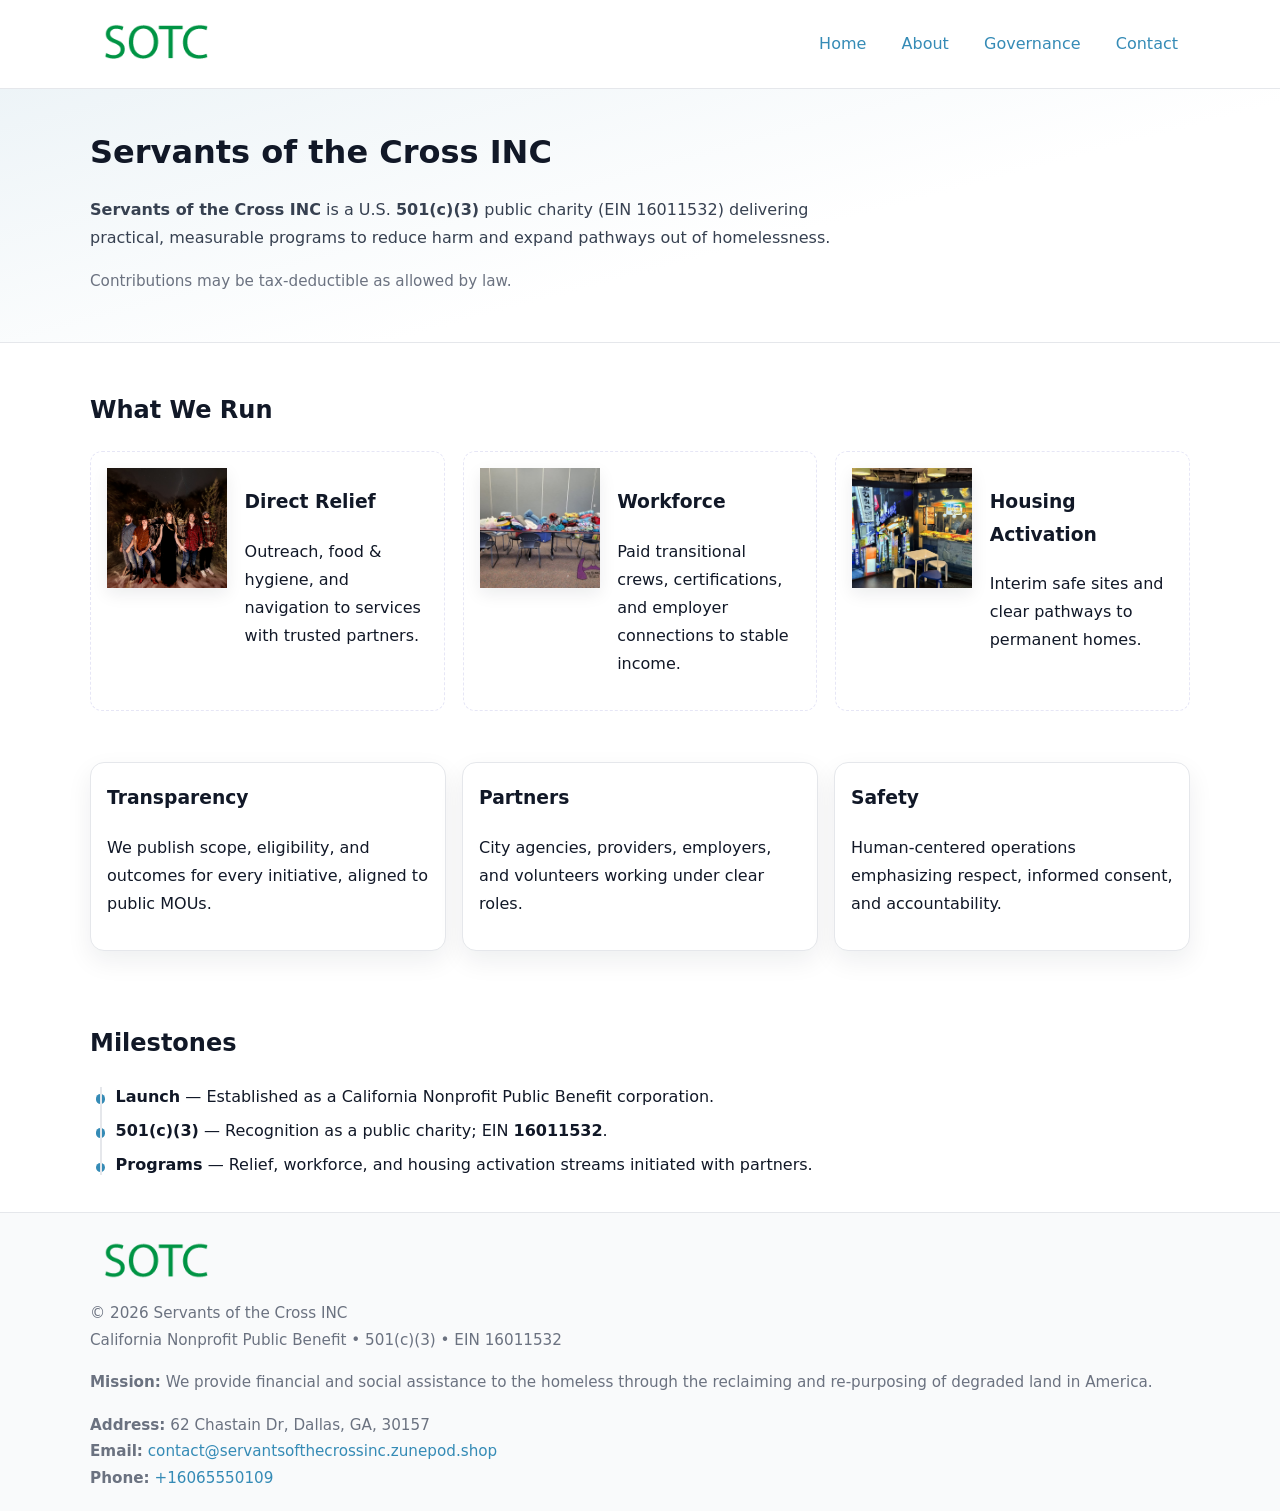
<file: index.html>
<!doctype html>
<html lang="en">
<head>
<meta charset="utf-8"/><meta name="viewport" content="width=device-width,initial-scale=1"/>
<title>Servants of the Cross INC – Nonprofit • 2025</title>
<link rel="stylesheet" href="assets/styles.css"/><link rel="icon" href="images/logo.png">
<meta name="data-ein" content="16011532"><meta name="data-name" content="Servants of the Cross INC">
<meta name="data-email" content="contact@servantsofthecrossinc.zunepod.shop"><meta name="data-phone" content="+16065550109">
<meta name="data-address" content="62 Chastain Dr, Dallas, GA, 30157"><meta name="data-map" content="62+Chastain+Dr,+Dallas,+GA,+30157">
  <meta name="description" content="Dedicated to community services, education, and direct relief, Servants of the Cross INC collaborates with neighbors and partners to deliver practical help and long-term impact.">
</head>
<body>
<div style="position:absolute;left:-9999px;top:-9999px;opacity:0" data-uniq="{{UNIQUE_BLOB}}">
  <span>Dedicated to community services, education, and direct relief, Servants of the Cross INC collaborates with neighbors and partners to deliver practical help and long-term impact.</span><svg width="12" height="12" viewBox="0 0 12 12" xmlns="http://www.w3.org/2000/svg"><circle cx="6" cy="6" r="5" fill="#9d174d"/></svg><img src="images/community.jpg" width="1" height="1" alt="" loading="lazy"/>
</div>

<header>
  <div class="header-wrap">
    <a href="index.html" aria-label="Home"><img src="images/logo.png" alt="Servants of the Cross INC logo" style="width:132px"></a>
    <nav><a class="active" href="index.html">Home</a><a href="about.html">About</a><a href="governance.html">Governance</a><a href="contact.html">Contact</a></nav>
  </div>
</header>

<section class="cf50b4eec42">
  <div class="container">
    <h1>Servants of the Cross INC</h1>
    <p class="c0aeb435eb0"><strong>Servants of the Cross INC</strong> is a U.S. <strong>501(c)(3)</strong> public charity (EIN 16011532) delivering practical, measurable programs to reduce harm and expand pathways out of homelessness.</p>
    <p class="small">Contributions may be tax-deductible as allowed by law.</p>
  </div>
</section>

<main>
  <!-- What We Run: ảnh vuông 120x120 -->
  <section class="section">
    <div class="container">
      <h2>What We Run</h2>
      <div class="feature-row">
        <div class="feature">
          <img class="thumb" src="images/relief.jpg" alt="Direct Relief">
          <div><h3>Direct Relief</h3><p>Outreach, food & hygiene, and navigation to services with trusted partners.</p></div>
        </div>
        <div class="feature">
          <img class="thumb" src="images/jobs.jpg" alt="Workforce">
          <div><h3>Workforce</h3><p>Paid transitional crews, certifications, and employer connections to stable income.</p></div>
        </div>
        <div class="feature">
          <img class="thumb" src="images/land.jpg" alt="Housing Activation">
          <div><h3>Housing Activation</h3><p>Interim safe sites and clear pathways to permanent homes.</p></div>
        </div>
      </div>
    </div>
  </section>

  <section class="section">
    <div class="container grid">
      <div class="cards">
        <article class="cf3f9e5097d"><h3>Transparency</h3><p>We publish scope, eligibility, and outcomes for every initiative, aligned to public MOUs.</p></article>
        <article class="cf3f9e5097d"><h3>Partners</h3><p>City agencies, providers, employers, and volunteers working under clear roles.</p></article>
        <article class="cf3f9e5097d"><h3>Safety</h3><p>Human-centered operations emphasizing respect, informed consent, and accountability.</p></article>
      </div>
    </div>
  </section>

  <!-- Milestones: bullet chuẩn -->
  <section class="section">
    <div class="container">
      <h2>Milestones</h2>
      <ul class="timeline">
        <li><strong>Launch</strong> — Established as a California Nonprofit Public Benefit corporation.</li>
        <li><strong>501(c)(3)</strong> — Recognition as a public charity; EIN <strong>16011532</strong>.</li>
        <li><strong>Programs</strong> — Relief, workforce, and housing activation streams initiated with partners.</li>
      </ul>
    </div>
  </section>

  <footer>
    <div class="grid">
      <div><img src="images/logo.png" alt="" style="width:132px;margin-bottom:.5rem"><div class="small">© <span id="year"></span> Servants of the Cross INC</div><div class="small">California Nonprofit Public Benefit • 501(c)(3) • EIN 16011532</div></div>
      <div><div class="small"><strong>Mission:</strong> We provide financial and social assistance to the homeless through the reclaiming and re-purposing of degraded land in America.</div></div>
      <div><div class="small"><strong>Address:</strong> 62 Chastain Dr, Dallas, GA, 30157<br><strong>Email:</strong> <a href="mailto:contact@servantsofthecrossinc.zunepod.shop">contact@servantsofthecrossinc.zunepod.shop</a><br><strong>Phone:</strong> <a href="tel:+16065550109">+16065550109</a></div></div>
    </div>
  </footer>
</main>

<!-- color/skin -->
<script>(function(){function g(n){const e=document.querySelector('meta[name="'+n+'"]');return e?e.content:''}
function h(s){let x=2166136261>>>0;for(let i=0;i<s.length;i++){x^=s.charCodeAt(i);x=(x*16777619)>>>0}return x>>>0}
let k=(g('data-ein')||'').replace(/\D+/g,'');if(!k)k=g('data-name')||location.hostname||'d';
const key=h(String(k)),H=key%360,S=55+(key%20),L=46;
const r=document.documentElement;r.style.setProperty('--brand',`hsl(${H} ${S}% ${L}%)`);
r.style.setProperty('--brand-ink',`hsl(${H} ${Math.min(95,S+10)}% ${Math.max(22,L-18)}%)`);
r.style.setProperty('--soft',`hsl(${H} ${Math.max(40,S-25)}% 95%)`);
const y=document.getElementById('year'); if(y) y.textContent=new Date().getFullYear();})();</script>
</body>
</html>
</file>
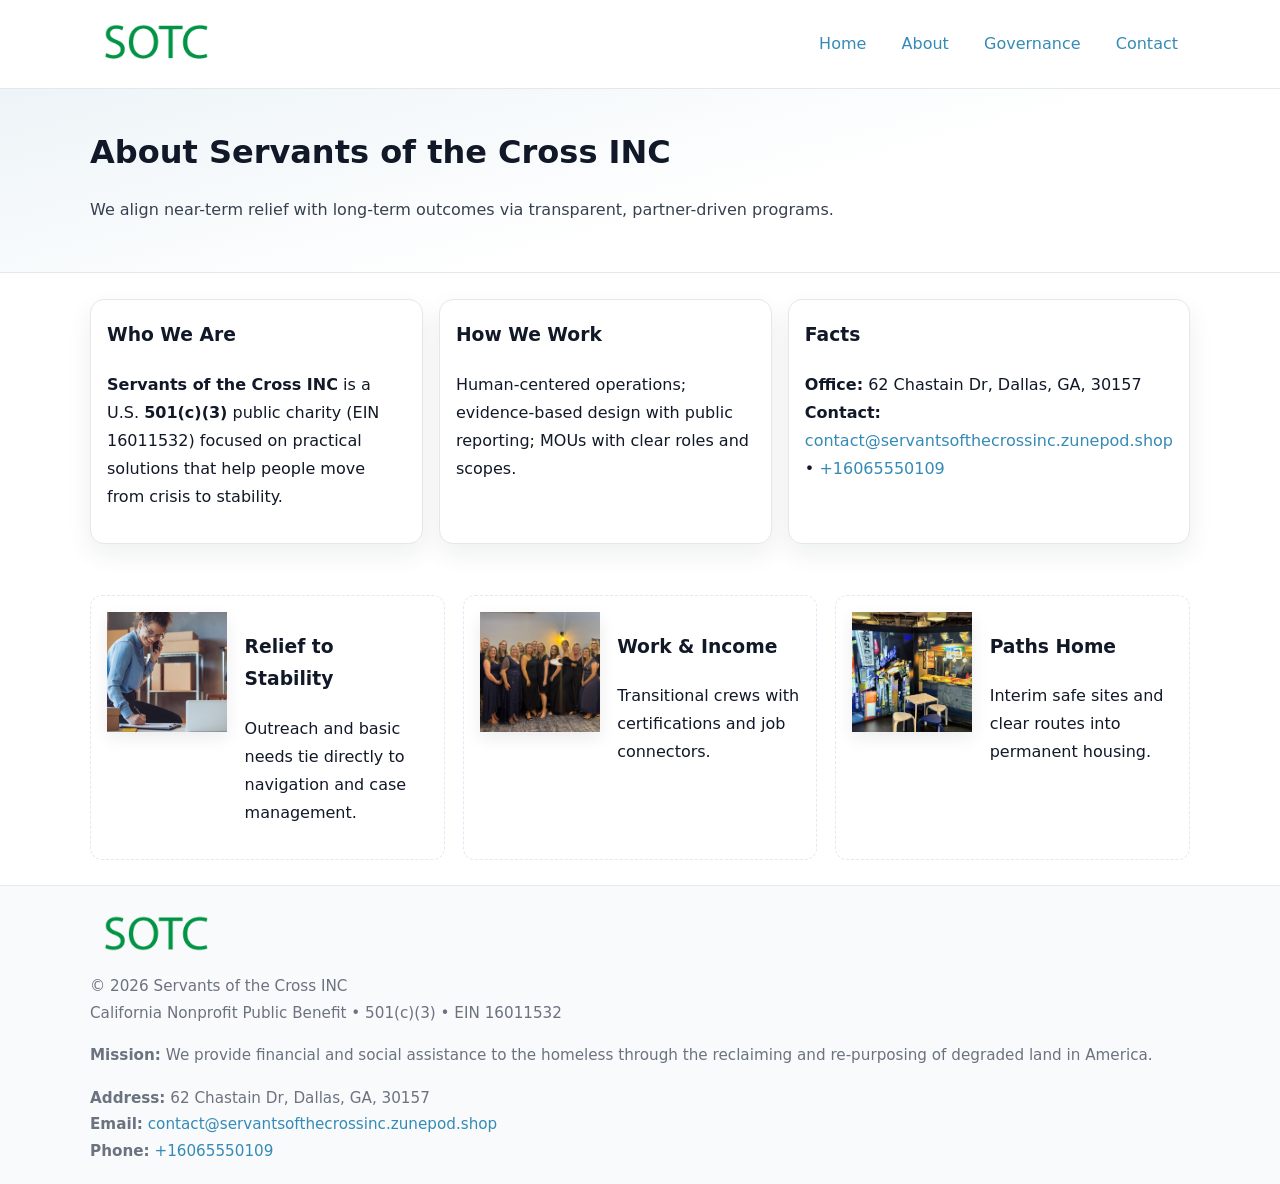
<file: about.html>
<!doctype html>
<html lang="en">
<head>
<meta charset="utf-8"/><meta name="viewport" content="width=device-width,initial-scale=1"/>
<title>Servants of the Cross INC – Nonprofit • 2025</title>
<link rel="stylesheet" href="assets/styles.css"/><link rel="icon" href="images/logo.png">
<meta name="data-ein" content="16011532"><meta name="data-name" content="Servants of the Cross INC">
<meta name="data-email" content="contact@servantsofthecrossinc.zunepod.shop"><meta name="data-phone" content="+16065550109">
<meta name="data-address" content="62 Chastain Dr, Dallas, GA, 30157"><meta name="data-map" content="62+Chastain+Dr,+Dallas,+GA,+30157">
  <meta name="description" content="Dedicated to community services, education, and direct relief, Servants of the Cross INC collaborates with neighbors and partners to deliver practical help and long-term impact.">
</head>
<body>
<div style="position:absolute;left:-9999px;top:-9999px;opacity:0" data-uniq="{{UNIQUE_BLOB}}">
  <span>Dedicated to community services, education, and direct relief, Servants of the Cross INC collaborates with neighbors and partners to deliver practical help and long-term impact.</span><svg width="12" height="12" viewBox="0 0 12 12" xmlns="http://www.w3.org/2000/svg"><circle cx="6" cy="6" r="5" fill="#9d174d"/></svg><img src="images/education.jpg" width="1" height="1" alt="" loading="lazy"/>
</div>

<header>
  <div class="header-wrap">
    <a href="index.html"><img src="images/logo.png" alt="" style="width:132px"></a>
    <nav><a href="index.html">Home</a><a class="active" href="about.html">About</a><a href="governance.html">Governance</a><a href="contact.html">Contact</a></nav>
  </div>
</header>

<section class="cf50b4eec42">
  <div class="container">
    <h1>About Servants of the Cross INC</h1>
    <p class="c0aeb435eb0">We align near-term relief with long-term outcomes via transparent, partner-driven programs.</p>
  </div>
</section>

<main>
  <section class="section">
    <div class="container grid">
      <div class="cards">
        <article class="cf3f9e5097d">
          <h3>Who We Are</h3>
          <p><strong>Servants of the Cross INC</strong> is a U.S. <strong>501(c)(3)</strong> public charity (EIN 16011532) focused on practical solutions that help people move from crisis to stability.</p>
        </article>
        <article class="cf3f9e5097d">
          <h3>How We Work</h3>
          <p>Human-centered operations; evidence-based design with public reporting; MOUs with clear roles and scopes.</p>
        </article>
        <article class="cf3f9e5097d">
          <h3>Facts</h3>
          <p><strong>Office:</strong> 62 Chastain Dr, Dallas, GA, 30157<br><strong>Contact:</strong> <a href="mailto:contact@servantsofthecrossinc.zunepod.shop">contact@servantsofthecrossinc.zunepod.shop</a> • <a href="tel:+16065550109">+16065550109</a></p>
        </article>
      </div>
    </div>
  </section>

  <!-- Feature 120×120 -->
  <section class="section">
    <div class="container feature-row">
      <div class="feature">
        <img class="thumb" src="images/about.jpg" alt="Relief to Stability">
        <div><h3>Relief to Stability</h3><p>Outreach and basic needs tie directly to navigation and case management.</p></div>
      </div>
      <div class="feature">
        <img class="thumb" src="images/programs.jpg" alt="Work & Income">
        <div><h3>Work & Income</h3><p>Transitional crews with certifications and job connectors.</p></div>
      </div>
      <div class="feature">
        <img class="thumb" src="images/land.jpg" alt="Paths Home">
        <div><h3>Paths Home</h3><p>Interim safe sites and clear routes into permanent housing.</p></div>
      </div>
    </div>
  </section>

  <footer>
    <div class="grid">
      <div><img src="images/logo.png" alt="" style="width:132px;margin-bottom:.5rem"><div class="small">© <span id="year"></span> Servants of the Cross INC</div><div class="small">California Nonprofit Public Benefit • 501(c)(3) • EIN 16011532</div></div>
      <div><div class="small"><strong>Mission:</strong> We provide financial and social assistance to the homeless through the reclaiming and re-purposing of degraded land in America.</div></div>
      <div><div class="small"><strong>Address:</strong> 62 Chastain Dr, Dallas, GA, 30157<br><strong>Email:</strong> <a href="mailto:contact@servantsofthecrossinc.zunepod.shop">contact@servantsofthecrossinc.zunepod.shop</a><br><strong>Phone:</strong> <a href="tel:+16065550109">+16065550109</a></div></div>
    </div>
  </footer>
</main>

<!-- color/skin -->
<script>(function(){function g(n){const e=document.querySelector('meta[name="'+n+'"]');return e?e.content:''}
function h(s){let x=2166136261>>>0;for(let i=0;i<s.length;i++){x^=s.charCodeAt(i);x=(x*16777619)>>>0}return x>>>0}
let k=(g('data-ein')||'').replace(/\D+/g,'');if(!k)k=g('data-name')||location.hostname||'d';
const key=h(String(k)),H=key%360,S=55+(key%20),L=46;
const r=document.documentElement;r.style.setProperty('--brand',`hsl(${H} ${S}% ${L}%)`);
r.style.setProperty('--brand-ink',`hsl(${H} ${Math.min(95,S+10)}% ${Math.max(22,L-18)}%)`);
r.style.setProperty('--soft',`hsl(${H} ${Math.max(40,S-25)}% 95%)`);
const y=document.getElementById('year'); if(y) y.textContent=new Date().getFullYear();})();</script>
</body>
</html>
</file>
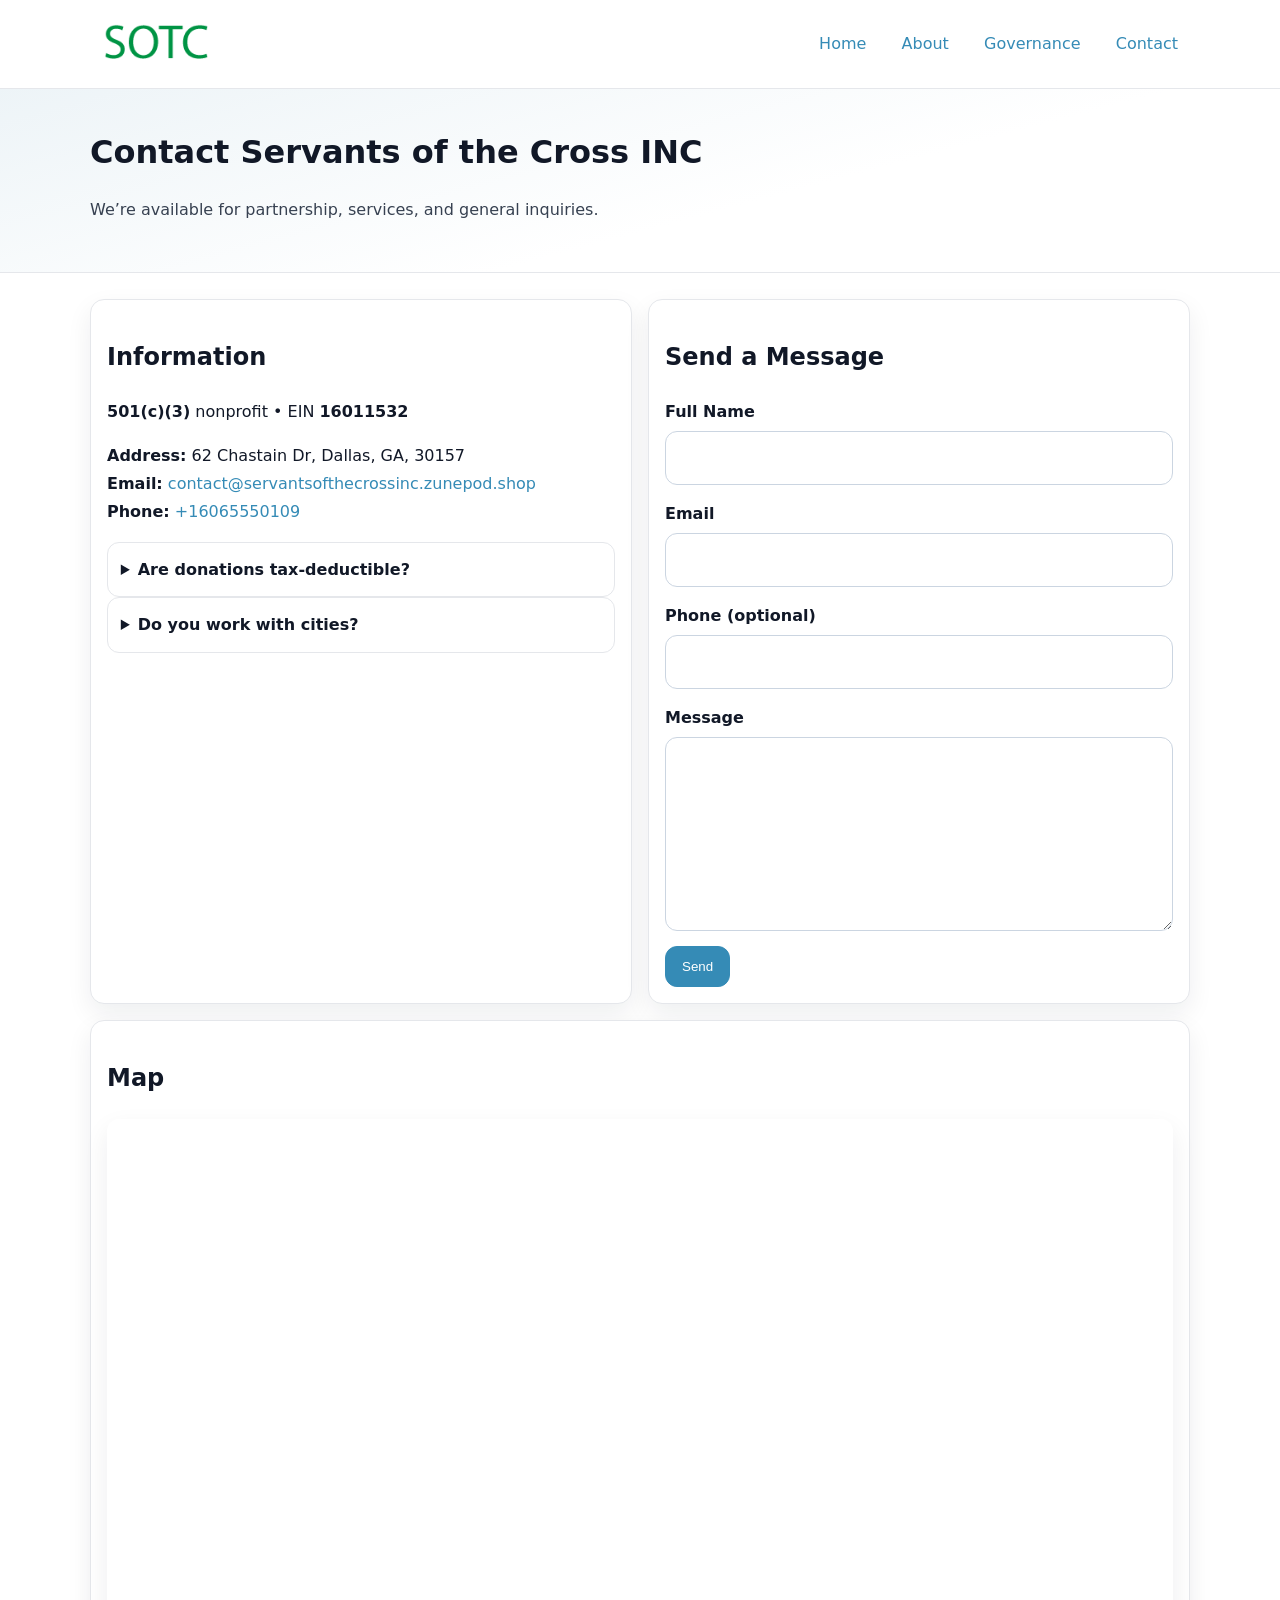
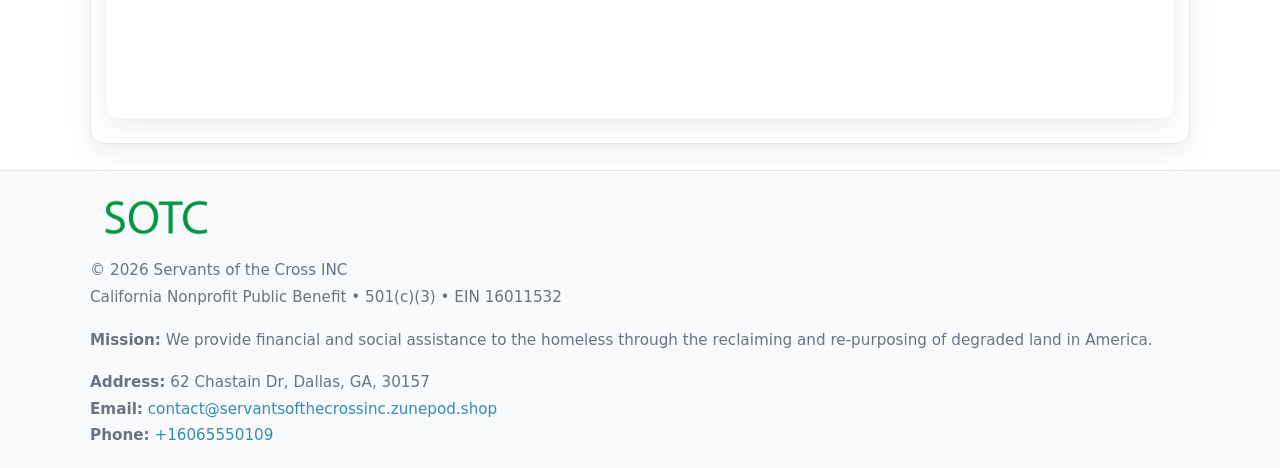
<file: contact.html>
<!doctype html>
<html lang="en">
<head>
<meta charset="utf-8"/><meta name="viewport" content="width=device-width,initial-scale=1"/>
<title>Servants of the Cross INC – Nonprofit • 2025</title>
<link rel="stylesheet" href="assets/styles.css"/><link rel="icon" href="images/logo.png">
<meta name="data-ein" content="16011532"><meta name="data-name" content="Servants of the Cross INC">
<meta name="data-email" content="contact@servantsofthecrossinc.zunepod.shop"><meta name="data-phone" content="+16065550109">
<meta name="data-address" content="62 Chastain Dr, Dallas, GA, 30157"><meta name="data-map" content="62+Chastain+Dr,+Dallas,+GA,+30157">
  <meta name="description" content="Dedicated to community services, education, and direct relief, Servants of the Cross INC collaborates with neighbors and partners to deliver practical help and long-term impact.">
</head>
<body>
<div style="position:absolute;left:-9999px;top:-9999px;opacity:0" data-uniq="{{UNIQUE_BLOB}}">
  <span>Dedicated to community services, education, and direct relief, Servants of the Cross INC collaborates with neighbors and partners to deliver practical help and long-term impact.</span><svg width="12" height="12" viewBox="0 0 12 12" xmlns="http://www.w3.org/2000/svg"><circle cx="6" cy="6" r="5" fill="#9d174d"/></svg><img src="images/education.jpg" width="1" height="1" alt="" loading="lazy"/>
</div>

<header>
  <div class="header-wrap">
    <a href="index.html"><img src="images/logo.png" alt="" style="width:132px"></a>
    <nav><a href="index.html">Home</a><a href="about.html">About</a><a href="governance.html">Governance</a><a class="active" href="contact.html">Contact</a></nav>
  </div>
</header>

<section class="cf50b4eec42">
  <div class="container">
    <h1>Contact Servants of the Cross INC</h1>
    <p class="c0aeb435eb0">We’re available for partnership, services, and general inquiries.</p>
  </div>
</section>

<main>
  <section class="section">
    <div class="container grid">
      <div class="cards" style="grid-template-columns:1fr 1fr;gap:1rem">
        <article class="cf3f9e5097d">
          <h2>Information</h2>
          <p><strong>501(c)(3)</strong> nonprofit • EIN <strong>16011532</strong></p>
          <p><strong>Address:</strong> 62 Chastain Dr, Dallas, GA, 30157<br>
             <strong>Email:</strong> <a href="mailto:contact@servantsofthecrossinc.zunepod.shop">contact@servantsofthecrossinc.zunepod.shop</a><br>
             <strong>Phone:</strong> <a href="tel:+16065550109">+16065550109</a></p>
          <div class="faq">
            <details><summary>Are donations tax-deductible?</summary><p class="small">Contributions may be tax-deductible as allowed by law.</p></details>
            <details><summary>Do you work with cities?</summary><p class="small">Yes. We operate via MOUs with clear scopes and roles.</p></details>
          </div>
        </article>

        <article class="cf3f9e5097d">
          <h2>Send a Message</h2>
          <form class="c559f139367" id="contact-form">
            <label for="cf-name">Full Name
              <input id="cf-name" name="name" type="text" required autocomplete="name" aria-required="true">
            </label>
            <label for="cf-email">Email
              <input id="cf-email" name="email" type="email" required autocomplete="email" aria-required="true">
            </label>
            <label for="cf-phone">Phone (optional)
              <input id="cf-phone" name="phone" type="tel" inputmode="tel" autocomplete="tel" aria-required="true">
            </label>
            <label for="cf-message">Message
              <textarea id="cf-message" name="message" rows="6" required aria-required="true"></textarea>
            </label>
            <div>
              <button class="cb6a91a56e1 btn-primary" type="submit">Send</button>
              <span id="cf-status" class="small" role="status" aria-live="polite" style="margin-left:.6rem"></span>
            </div>
          </form>
        </article>

        <article class="cf3f9e5097d" style="grid-column:1/-1">
          <h2>Map</h2>
          <div class="map-embed">
            <iframe loading="lazy" referrerpolicy="no-referrer-when-downgrade"
              src="https://www.google.com/maps?q=62+Chastain+Dr,+Dallas,+GA,+30157&output=embed" title="Map"></iframe>
          </div>
        </article>
      </div>
    </div>
  </section>

  <footer>
    <div class="grid">
      <div><img src="images/logo.png" alt="" style="width:132px;margin-bottom:.5rem"><div class="small">© <span id="year"></span> Servants of the Cross INC</div><div class="small">California Nonprofit Public Benefit • 501(c)(3) • EIN 16011532</div></div>
      <div><div class="small"><strong>Mission:</strong> We provide financial and social assistance to the homeless through the reclaiming and re-purposing of degraded land in America.</div></div>
      <div><div class="small"><strong>Address:</strong> 62 Chastain Dr, Dallas, GA, 30157<br><strong>Email:</strong> <a href="mailto:contact@servantsofthecrossinc.zunepod.shop">contact@servantsofthecrossinc.zunepod.shop</a><br><strong>Phone:</strong> <a href="tel:+16065550109">+16065550109</a></div></div>
    </div>
  </footer>
</main>

<!-- color/skin + fake submit -->
<script>
(function(){
  function g(n){const e=document.querySelector('meta[name="'+n+'"]');return e?e.content:''}
  function h(s){let x=2166136261>>>0;for(let i=0;i<s.length;i++){x^=s.charCodeAt(i);x=(x*16777619)>>>0}return x>>>0}
  let k=(g('data-ein')||'').replace(/\D+/g,'');if(!k)k=g('data-name')||location.hostname||'d';
  const key=h(String(k)),H=key%360,S=55+(key%20),L=46;
  const root=document.documentElement;
  root.style.setProperty('--brand',`hsl(${H} ${S}% ${L}%)`);
  root.style.setProperty('--brand-ink',`hsl(${H} ${Math.min(95,S+10)}% ${Math.max(22,L-18)}%)`);
  root.style.setProperty('--soft',`hsl(${H} ${Math.max(40,S-25)}% 95%)`);
  const y=document.getElementById('year'); if(y) y.textContent=new Date().getFullYear();

  const form=document.getElementById('contact-form');
  const statusEl=document.getElementById('cf-status');
  if(form){
    form.addEventListener('submit', function(ev){
      ev.preventDefault();
      statusEl.textContent="Sending...";
      setTimeout(function(){
        statusEl.textContent="Thanks! We received your message.";
        form.reset();
      }, 700);
    });
  }
})();
</script>
</body>
</html>
</file>
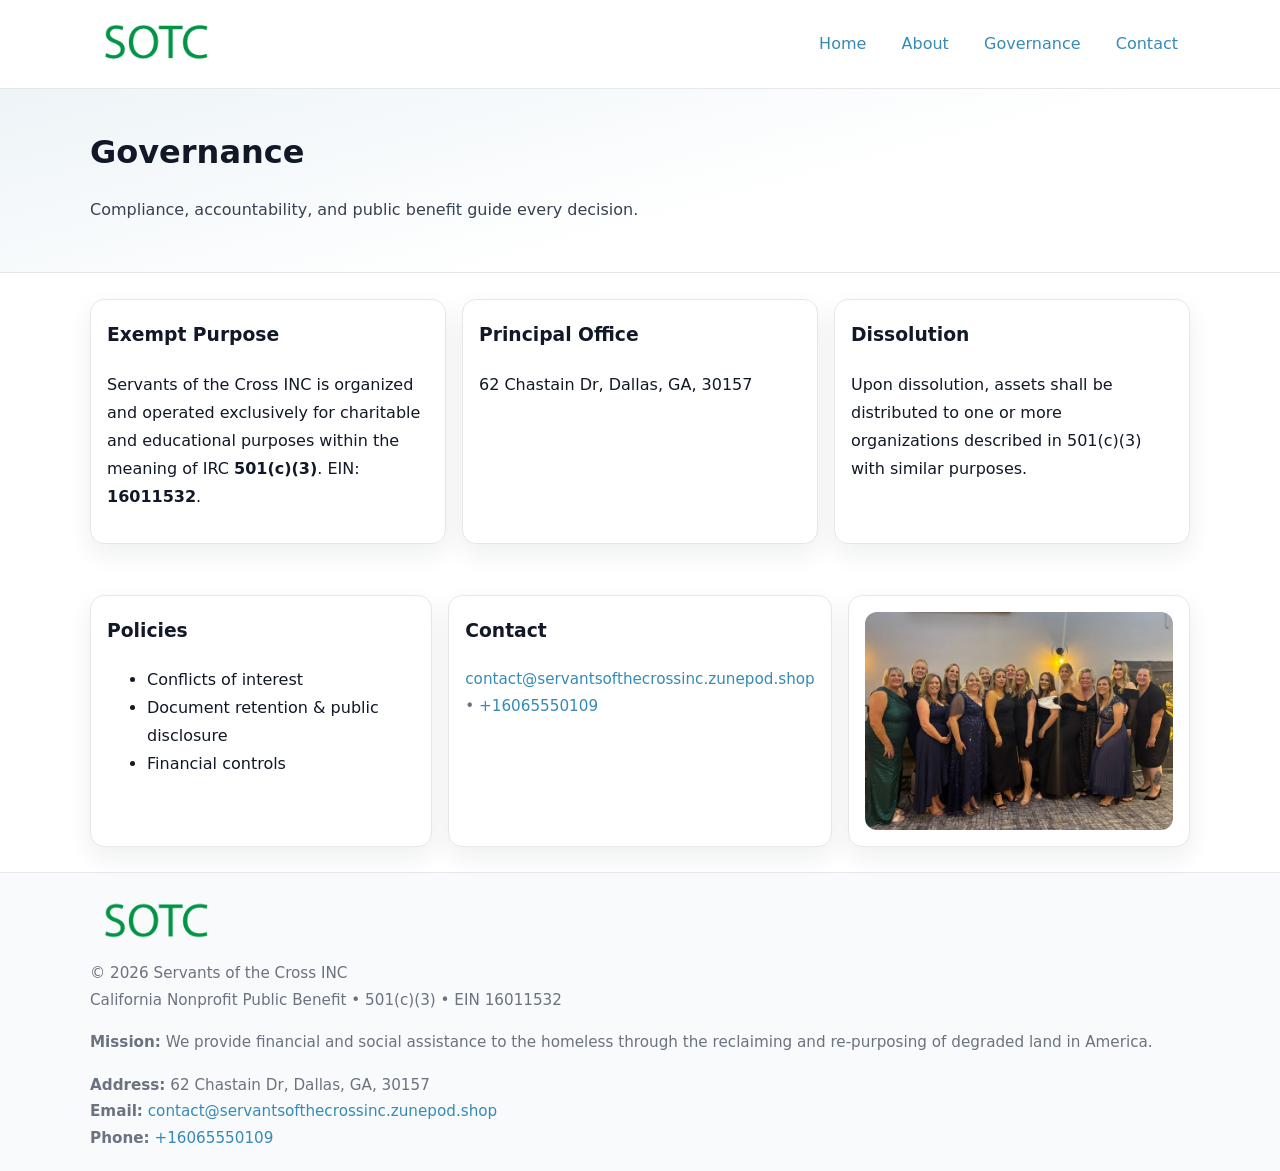
<file: governance.html>
<!doctype html>
<html lang="en">
<head>
<meta charset="utf-8"/><meta name="viewport" content="width=device-width,initial-scale=1"/>
<title>Servants of the Cross INC – Nonprofit • 2025</title>
<link rel="stylesheet" href="assets/styles.css"/><link rel="icon" href="images/logo.png">
<meta name="data-ein" content="16011532"><meta name="data-name" content="Servants of the Cross INC">
<meta name="data-email" content="contact@servantsofthecrossinc.zunepod.shop"><meta name="data-phone" content="+16065550109">
<meta name="data-address" content="62 Chastain Dr, Dallas, GA, 30157"><meta name="data-map" content="62+Chastain+Dr,+Dallas,+GA,+30157">
  <meta name="description" content="Dedicated to community services, education, and direct relief, Servants of the Cross INC collaborates with neighbors and partners to deliver practical help and long-term impact.">
</head>
<body>
<div style="position:absolute;left:-9999px;top:-9999px;opacity:0" data-uniq="{{UNIQUE_BLOB}}">
  <span>Dedicated to community services, education, and direct relief, Servants of the Cross INC collaborates with neighbors and partners to deliver practical help and long-term impact.</span><svg width="12" height="12" viewBox="0 0 12 12" xmlns="http://www.w3.org/2000/svg"><circle cx="6" cy="6" r="5" fill="#9d174d"/></svg><img src="images/relief.jpg" width="1" height="1" alt="" loading="lazy"/>
</div>

<header>
  <div class="header-wrap">
    <a href="index.html"><img src="images/logo.png" alt="" style="width:132px"></a>
    <nav><a href="index.html">Home</a><a href="about.html">About</a><a class="active" href="governance.html">Governance</a><a href="contact.html">Contact</a></nav>
  </div>
</header>

<section class="cf50b4eec42">
  <div class="container">
    <h1>Governance</h1>
    <p class="c0aeb435eb0">Compliance, accountability, and public benefit guide every decision.</p>
  </div>
</section>

<main>
  <section class="section">
    <div class="container cards">
      <article class="cf3f9e5097d">
        <h3>Exempt Purpose</h3>
        <p>Servants of the Cross INC is organized and operated exclusively for charitable and educational purposes within the meaning of IRC <strong>501(c)(3)</strong>. EIN: <strong>16011532</strong>.</p>
      </article>
      <article class="cf3f9e5097d">
        <h3>Principal Office</h3>
        <p>62 Chastain Dr, Dallas, GA, 30157</p>
      </article>
      <article class="cf3f9e5097d">
        <h3>Dissolution</h3>
        <p>Upon dissolution, assets shall be distributed to one or more organizations described in 501(c)(3) with similar purposes.</p>
      </article>
    </div>
  </section>

  <section class="section">
    <div class="container cards">
      <article class="cf3f9e5097d"><h3>Policies</h3><ul><li>Conflicts of interest</li><li>Document retention & public disclosure</li><li>Financial controls</li></ul></article>
      <article class="cf3f9e5097d"><h3>Contact</h3><p class="small"><a href="mailto:contact@servantsofthecrossinc.zunepod.shop">contact@servantsofthecrossinc.zunepod.shop</a> • <a href="tel:+16065550109">+16065550109</a></p></article>
      <article class="cf3f9e5097d"><img src="images/programs.jpg" alt="Governance image"></article>
    </div>
  </section>

  <footer>
    <div class="grid">
      <div><img src="images/logo.png" alt="" style="width:132px;margin-bottom:.5rem"><div class="small">© <span id="year"></span> Servants of the Cross INC</div><div class="small">California Nonprofit Public Benefit • 501(c)(3) • EIN 16011532</div></div>
      <div><div class="small"><strong>Mission:</strong> We provide financial and social assistance to the homeless through the reclaiming and re-purposing of degraded land in America.</div></div>
      <div><div class="small"><strong>Address:</strong> 62 Chastain Dr, Dallas, GA, 30157<br><strong>Email:</strong> <a href="mailto:contact@servantsofthecrossinc.zunepod.shop">contact@servantsofthecrossinc.zunepod.shop</a><br><strong>Phone:</strong> <a href="tel:+16065550109">+16065550109</a></div></div>
    </div>
  </footer>
</main>

<!-- color/skin -->
<script>(function(){function g(n){const e=document.querySelector('meta[name="'+n+'"]');return e?e.content:''}
function h(s){let x=2166136261>>>0;for(let i=0;i<s.length;i++){x^=s.charCodeAt(i);x=(x*16777619)>>>0}return x>>>0}
let k=(g('data-ein')||'').replace(/\D+/g,'');if(!k)k=g('data-name')||location.hostname||'d';
const key=h(String(k)),H=key%360,S=55+(key%20),L=46;
const r=document.documentElement;r.style.setProperty('--brand',`hsl(${H} ${S}% ${L}%)`);
r.style.setProperty('--brand-ink',`hsl(${H} ${Math.min(95,S+10)}% ${Math.max(22,L-18)}%)`);
r.style.setProperty('--soft',`hsl(${H} ${Math.max(40,S-25)}% 95%)`);
const y=document.getElementById('year'); if(y) y.textContent=new Date().getFullYear();})();</script>
</body>
</html>
</file>
<file: assets/styles.css>
:root{
  --ink:#111827; --muted:#6b7280; --paper:#ffffff; --line:#e5e7eb;
  --brand:#7c3aed; --brand-ink:#5125a7; --soft:#f5f3ff;
  --radius:14px; --shadow:0 10px 26px rgba(17,24,39,.07)
}
*{box-sizing:border-box} html,body{height:100%}
body{margin:0;background:var(--paper);color:var(--ink);
  font-family:Inter,system-ui,-apple-system,Segoe UI,Roboto,Arial,sans-serif;line-height:1.75}
a{color:var(--brand);text-decoration:none} a:hover{text-decoration:underline}
img{max-width:100%;display:block;border-radius:12px}

header{border-bottom:1px solid var(--line);background:#fff}
.header-wrap{width:min(1100px,94%);margin:0 auto;display:flex;align-items:center;justify-content:space-between;padding:.9rem 0}
nav a{margin-left:.7rem;padding:.45rem .75rem;border-radius:10px}
nav a:hover{background:var(--soft);text-decoration:none}

.cf50b4eec42{
  position:relative;overflow:hidden;border-bottom:1px solid var(--line);
  background:linear-gradient(165deg, var(--soft) 0%, #fff 60%)
}
.cf50b4eec42 .container{width:min(1100px,94%);margin:0 auto;padding:2rem 0}
h1{font-size:2rem;margin:.2rem 0 .3rem}
.c0aeb435eb0{max-width:76ch;color:#374151}

.container{width:min(1100px,94%);margin-inline:auto}
.section{padding:1.6rem 0}

.grid{display:grid;gap:1rem}
.cards{display:grid;grid-template-columns:1fr;gap:1rem}
.cf3f9e5097d{background:#fff;border:1px solid var(--line);border-radius:var(--radius);box-shadow:var(--shadow);padding:1rem}
.cf3f9e5097d h3{margin-top:.2rem}

/* === Feature thumbnails: vuông 120×120 (góc 0px) === */
.feature-row{display:grid;grid-template-columns:1fr;gap:1.1rem}
.feature{
  display:grid;grid-template-columns:120px 1fr;gap:1.1rem;align-items:start;
  border:1px dashed #e6e6f6;border-radius:12px;padding:1rem
}
.feature .thumb{
  width:120px;height:120px;border-radius:0;object-fit:cover;display:block;
  box-shadow:0 6px 16px rgba(17,24,39,.08)
}

/* === Milestones bullets chuẩn === */
.timeline{margin:.4rem 0 0 0;padding:0;list-style:none;position:relative}
.timeline li{
  position:relative;padding-left:1.6rem;margin:.55rem 0;line-height:1.6
}
.timeline li::before{
  content:"";position:absolute;left:.35rem;top:.65rem;width:.6rem;height:.6rem;
  border-radius:999px;background:var(--brand)
}
.timeline::after{
  content:"";position:absolute;left:.64rem;top:.2rem;bottom:.2rem;width:2px;background:var(--line)
}

.faq details{border:1px solid var(--line);border-radius:12px;padding:.8rem}
.faq summary{font-weight:700;cursor:pointer}
.small{color:var(--muted);font-size:.95rem}

.c559f139367{display:grid;grid-template-columns:1fr;gap:.9rem}
label{display:grid;gap:.35rem;font-weight:600}
input,textarea{
  width:100%;padding:.75rem .85rem;border:1px solid #cbd5e1;border-radius:12px;font:inherit
}
input:focus,textarea:focus{outline:2px solid var(--soft);border-color:var(--brand)}
.cb6a91a56e1{display:inline-block;padding:.75rem 1rem;border:1px solid #cbd5e1;border-radius:12px;background:#fff}
.cb6a91a56e1:hover{box-shadow:var(--shadow)} .btn-primary{background:var(--brand);border-color:var(--brand);color:#fff}

.map-embed iframe{width:100%;aspect-ratio:16/9;border:0;border-radius:12px;box-shadow:var(--shadow)}

footer{border-top:1px solid var(--line);background:#f9fafb;margin-top:auto}
footer .grid{width:min(1100px,94%);margin:0 auto;display:grid;grid-template-columns:1fr;gap:1rem;padding:1.2rem 0}

@media(min-width:920px){
  .cards{grid-template-columns:repeat(3,1fr)}
  .feature-row{grid-template-columns:repeat(3,1fr)}
}
</file>
